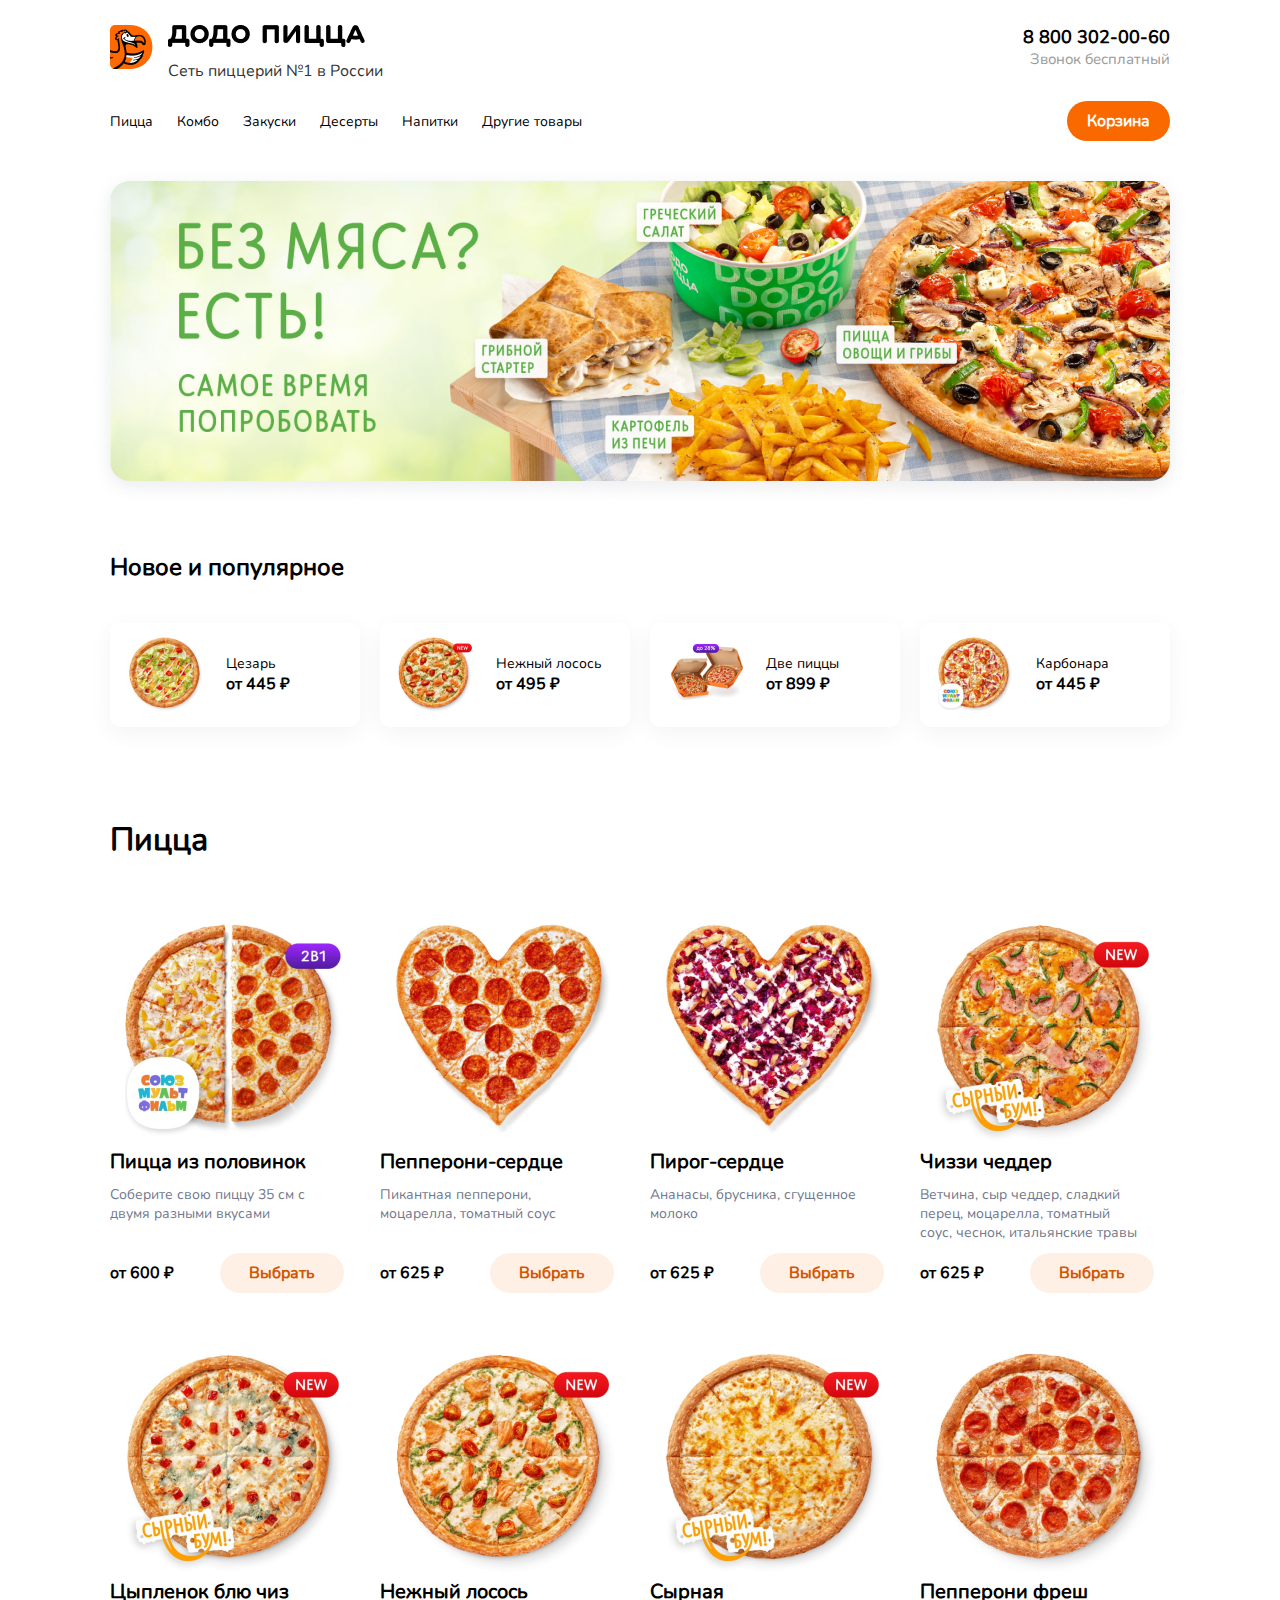
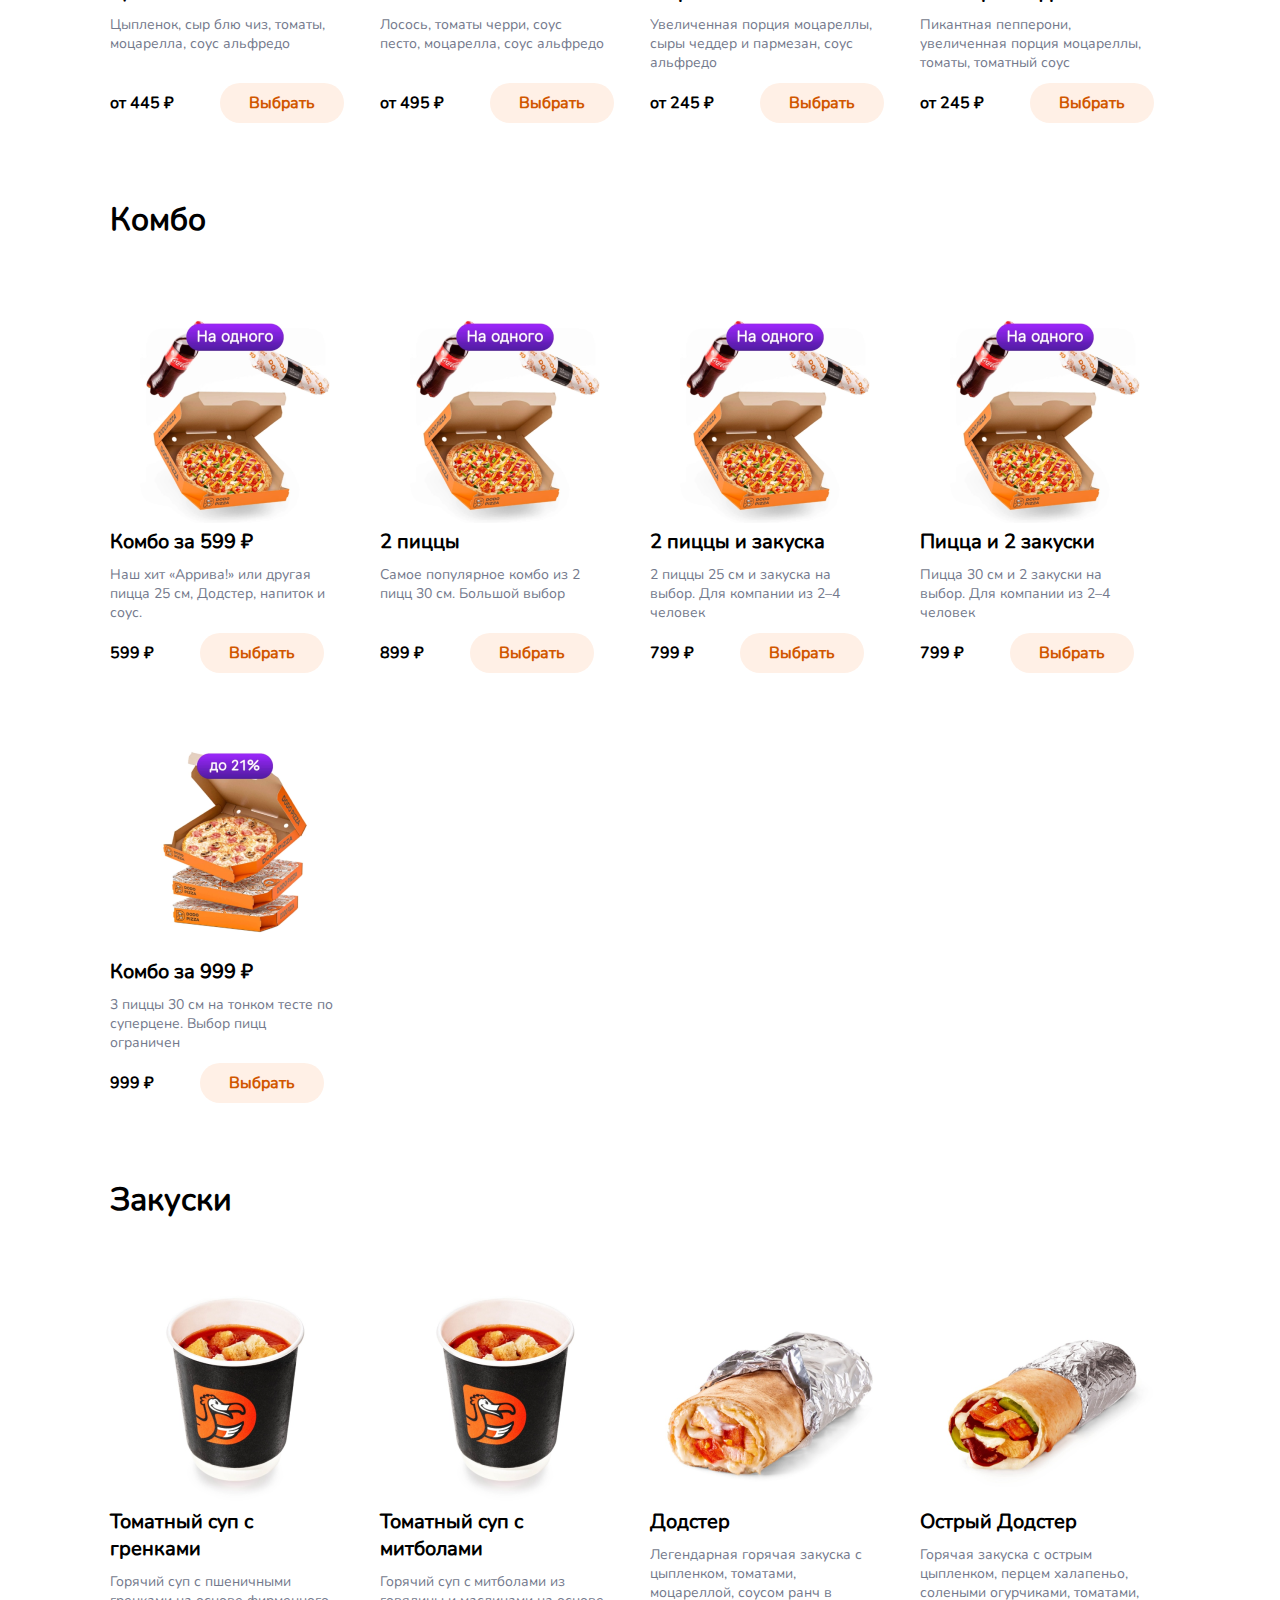
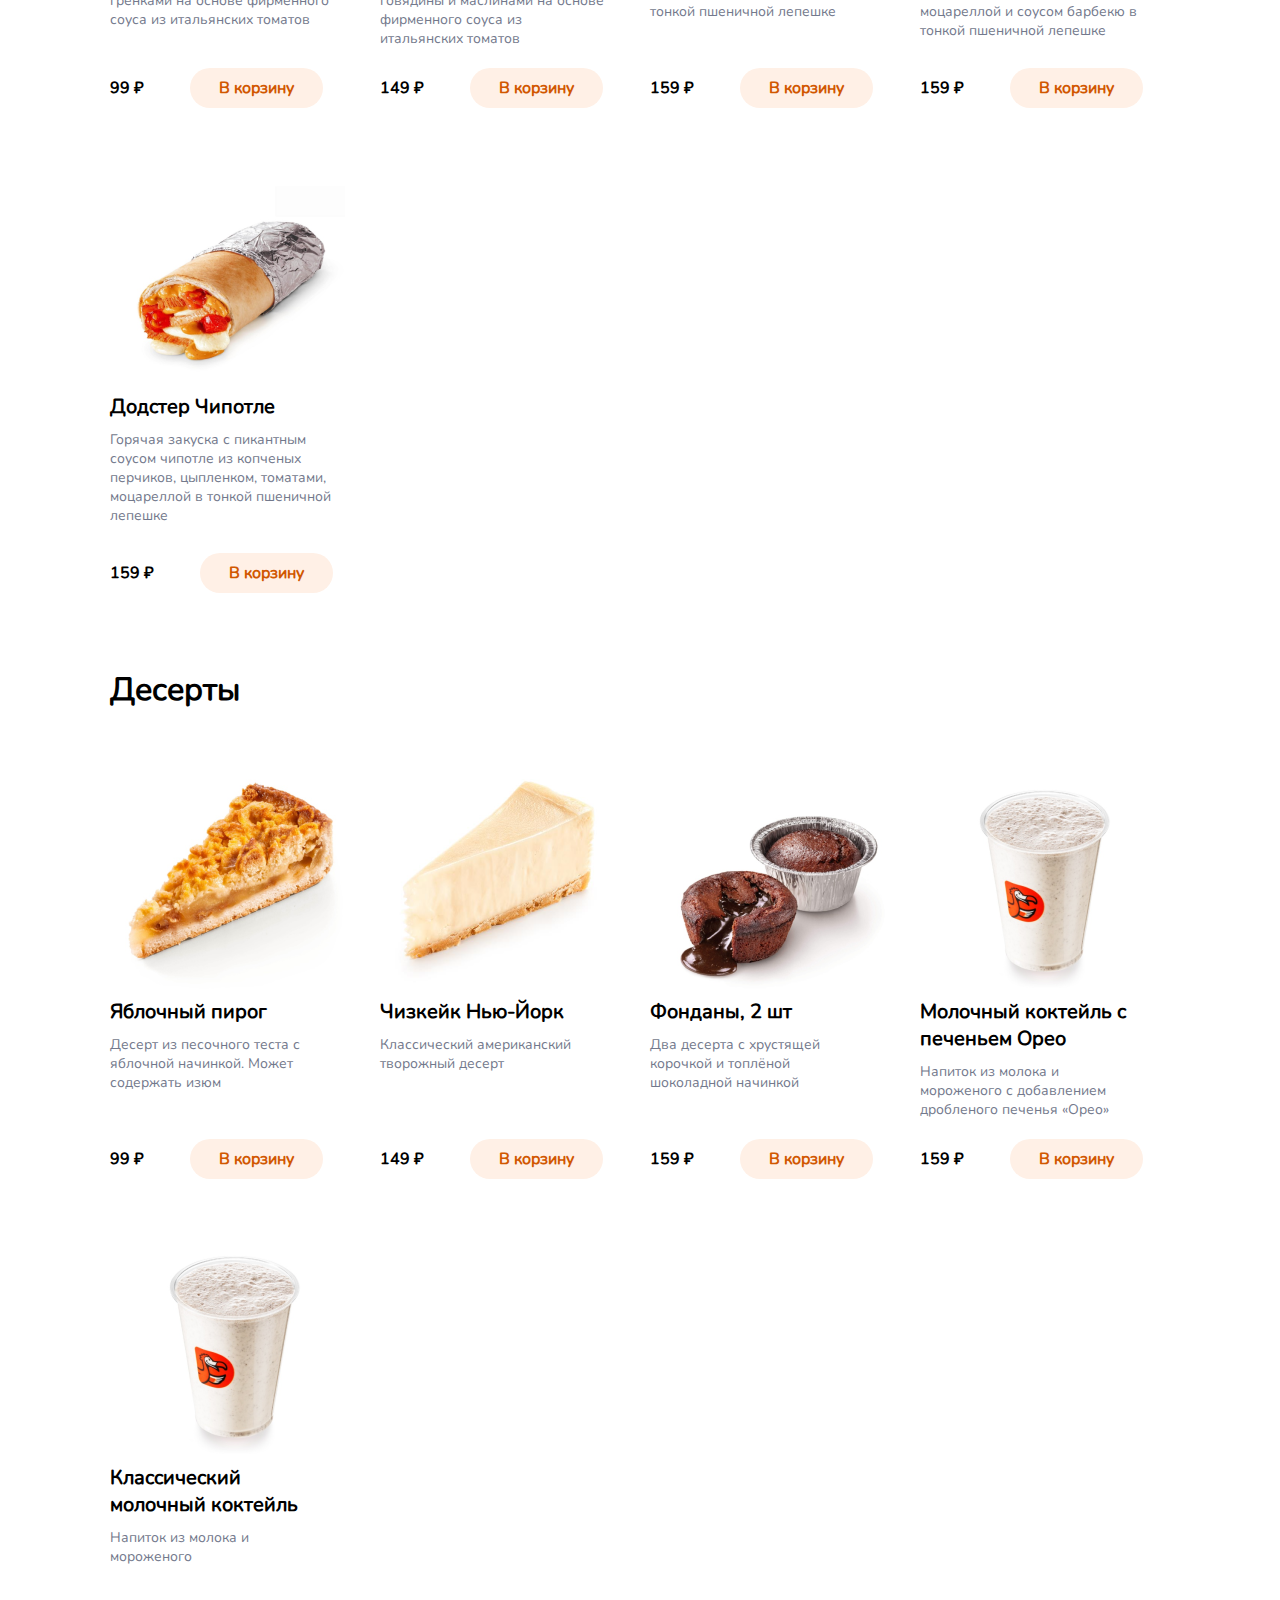
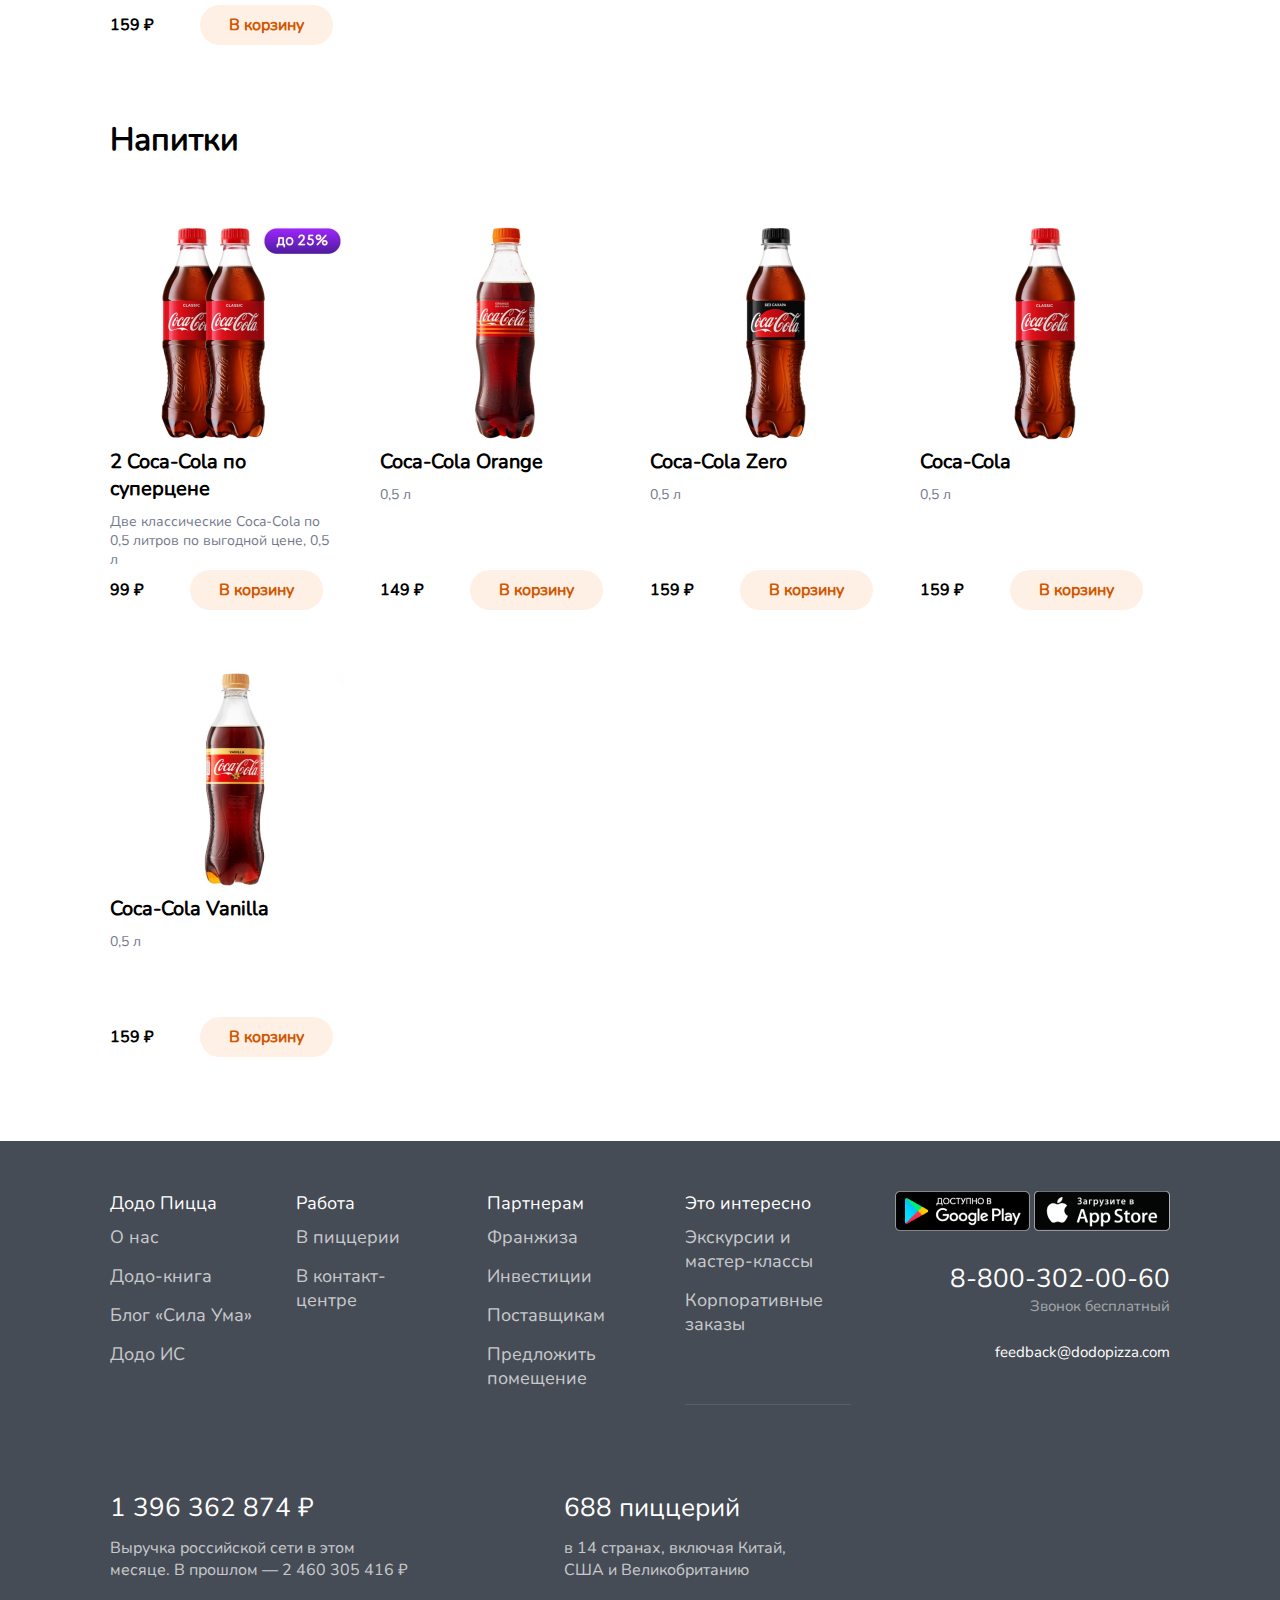
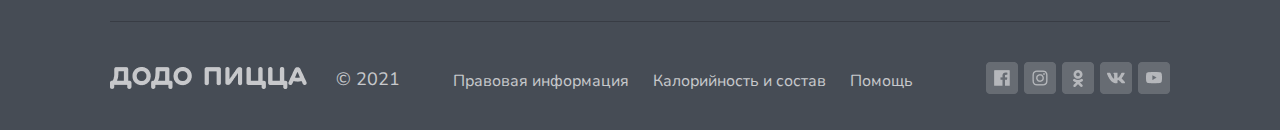
<file: dodo-master/dodo-master/index.html>
<!DOCTYPE html>
<html lang="ru">

<head>
    <meta charset="UTF-8">
    <meta http-equiv="X-UA-Compatible" content="IE=edge">
    <meta name="viewport" content="width=device-width, initial-scale=1.0">
    <link rel="stylesheet" href="css\style.css">
    <title>Додо Пицца</title>
</head>

<body>
    <header id="staticHeader">
        <div class="upper-header">
            <div class="logo">
                <a href="#staticHeader"></a>
                <div class="logo-pic">
                    <img src="img\logo\logo_pic.png" alt="Dodo Pizza">
                </div>
                <div class="logo-text">
                    <div class="logo-text-up">
                        <img src="img\logo\dodo.png" alt="Dodo">
                        <img src="img\logo\pizza.png" alt="Pizza">
                    </div>
                    <div class="logo-text-bot">
                        <p>Сеть пиццерий №1 в России</p>
                    </div>
                </div>
            </div>
            <div class="phone-call">
                <p>8 800 302-00-60</p>
                <p>Звонок бесплатный</p>
            </div>
        </div>
        <div class="bottom-header">
            <nav class="menu">
                <a href="#pizza">Пицца</a>
                <a href="#combo">Комбо</a>
                <a href="#snacks">Закуски</a>
                <a href="#desserts">Десерты</a>
                <a href="#drinks">Напитки</a>
                <a href="#other-goodies">Другие товары</a>
            </nav>
            <button class="btn-cart">
                Корзина
            </button>
        </div>
    </header>
    <section class="gallery">
        <img src="img\carousel\1_carousel.png" alt="No Meat?">
    </section>
    <section class="new-and-hot">
        <h2>Новое и популярное</h2>
        <div class="hot-cards">
            <div class="hot-card">
                <img src="img\hot\image 2-3.png" alt="Цезарь">
                <div class="card-content">
                    <p>Цезарь</p>
                    <p>от 445 ₽</p>
                </div>
            </div>
            <div class="hot-card">
                <img src="img\hot\image 2-2.png" alt="Нежный лосось">
                <div class="card-content">
                    <p>Нежный лосось</p>
                    <p>от 495 ₽</p>
                </div>
            </div>
            <div class="hot-card">
                <img src="img\hot\image 2-1.png" alt="Две пиццы">
                <div class="card-content">
                    <p>Две пиццы</p>
                    <p>от 899 ₽</p>
                </div>
            </div>
            <div class="hot-card">
                <img src="img\hot\image 2.png" alt="Карбонара">
                <div class="card-content">
                    <p>Карбонара</p>
                    <p>от 445 ₽</p>
                </div>
            </div>
        </div>
    </section>
    <section class="static-mobile-menu">
        <nav class="mob-menu">
            <a href="#pizza">Пицца</a>
            <a href="#combo">Комбо</a>
            <a href="#snacks">Закуски</a>
            <a href="#desserts">Десерты</a>
            <a href="#drinks">Напитки</a>
            <a href="#other-goodies">Другие товары</a>
        </nav>
    </section>
    <section class="items-style" id="pizza">
        <h1>Пицца</h1>
        <div class="item-cards">
            <div class="item-card">
                <img src="img\pizzas\image 3.png" alt="Пицца из половинок">
                <div class="mob-desc">
                    <p class="item-name">Пицца из половинок</p>
                    <p class="item-desc">Соберите свою пиццу 35 см с двумя разными вкусами</p>
                    <div class="btn-and-price">
                        <p class="item-price">от 600 ₽</p>
                        <button class="btn-add-to-cart">Выбрать</button>
                    </div>
                </div>
            </div>
            <div class="item-card">
                <img src="img\pizzas\image 3-1.png" alt="Пепперон">
                <div class="mob-desc">
                    <p class="item-name">Пепперони-сердце</p>
                    <p class="item-desc">Пикантная пепперони, моцарелла, томатный соуc</p>
                    <div class="btn-and-price">
                        <p class="item-price">от 625 ₽</p>
                        <button class="btn-add-to-cart">Выбрать</button>
                    </div>
                </div>
            </div>
            <div class="item-card">
                <img src="img\pizzas\image 3-2.png" alt="Пирог-сердце">
                <div class="mob-desc">
                    <p class="item-name">Пирог-сердце</p>
                    <p class="item-desc">Ананасы, брусника, сгущенное молоко</p>
                    <div class="btn-and-price">
                        <p class="item-price">от 625 ₽</p>
                        <button class="btn-add-to-cart">Выбрать</button>
                    </div>
                </div>
            </div>
            <div class="item-card">
                <img src="img\pizzas\image 3-5.png" alt="Чиззи чеддер">
                <div class="mob-desc">
                    <p class="item-name">Чиззи чеддер</p>
                    <p class="item-desc">Ветчина, сыр чеддер, сладкий перец, моцарелла, томатный соус, чеснок,
                        итальянские
                        травы</p>
                    <div class="btn-and-price">
                        <p class="item-price">от 625 ₽</p>
                        <button class="btn-add-to-cart">Выбрать</button>
                    </div>
                </div>
            </div>
            <div class="item-card">
                <img src="img\pizzas\image 3-4.png" alt="Цыпленок блю чиз">
                <div class="mob-desc">
                    <p class="item-name">Цыпленок блю чиз</p>
                    <p class="item-desc">Цыпленок, сыр блю чиз, томаты, моцарелла, соус альфредо</p>
                    <div class="btn-and-price">
                        <p class="item-price">от 445 ₽</p>
                        <button class="btn-add-to-cart">Выбрать</button>
                    </div>
                </div>
            </div>
            <div class="item-card">
                <img src="img\pizzas\image 3-7.png" alt="Нежный лосось">
                <div class="mob-desc">
                    <p class="item-name">Нежный лосось</p>
                    <p class="item-desc">Лосось, томаты черри, соус песто, моцарелла, соус альфредо</p>
                    <div class="btn-and-price">
                        <p class="item-price">от 495 ₽</p>
                        <button class="btn-add-to-cart">Выбрать</button>
                    </div>
                </div>
            </div>
            <div class="item-card">
                <img src="img\pizzas\image 3-3.png" alt="Сырная">
                <div class="mob-desc">
                    <p class="item-name">Сырная</p>
                    <p class="item-desc">Увеличенная порция моцареллы, сыры чеддер и пармезан, соус альфредо</p>
                    <div class="btn-and-price">
                        <p class="item-price">от 245 ₽</p>
                        <button class="btn-add-to-cart">Выбрать</button>
                    </div>
                </div>
            </div>
            <div class="item-card">
                <img src="img\pizzas\image 3-6.png" alt="Пепперони фреш">
                <div class="mob-desc">
                    <p class="item-name">Пепперони фреш</p>
                    <p class="item-desc">Пикантная пепперони, увеличенная порция моцареллы, томаты, томатный соус</p>
                    <div class="btn-and-price">
                        <p class="item-price">от 245 ₽</p>
                        <button class="btn-add-to-cart">Выбрать</button>
                    </div>
                </div>
            </div>
        </div>
    </section>
    <section class="items-style" id="combo">
        <h1>Комбо</h1>
        <div class="item-cards">
            <div class="item-card">
                <img src="img\combo\image 3.png" alt="Комбо за 599 ₽">
                <div class="mob-desc">
                    <p class="item-name">Комбо за 599 ₽</p>
                    <p class="item-desc">Наш хит «Аррива!» или другая пицца 25 см, Додстер, напиток и соус.</p>
                    <div class="btn-and-price">
                        <p class="item-price">599 ₽</p>
                        <button class="btn-add-to-cart">Выбрать</button>
                    </div>
                </div>
            </div>
            <div class="item-card">
                <img src="img\combo\image 3.png" alt="2 пиццы">
                <div class="mob-desc">
                    <p class="item-name">2 пиццы</p>
                    <p class="item-desc">Самое популярное комбо из 2 пицц 30 см. Большой выбор</p>
                    <div class="btn-and-price">
                        <p class="item-price">899 ₽</p>
                        <button class="btn-add-to-cart">Выбрать</button>
                    </div>
                </div>
            </div>
            <div class="item-card">
                <img src="img\combo\image 3.png" alt="2 пиццы и закуска">
                <div class="mob-desc">
                    <p class="item-name">2 пиццы и закуска</p>
                    <p class="item-desc">2 пиццы 25 см и закуска на выбор. Для компании из 2–4 человек</p>
                    <div class="btn-and-price">
                        <p class="item-price">799 ₽</p>
                        <button class="btn-add-to-cart">Выбрать</button>
                    </div>

                </div>
            </div>
            <div class="item-card">
                <img src="img\combo\image 3.png" alt="Пицца и 2 закуски">
                <div class="mob-desc">
                    <p class="item-name">Пицца и 2 закуски</p>
                    <p class="item-desc">Пицца 30 см и 2 закуски на выбор. Для компании из 2–4 человек</p>
                    <div class="btn-and-price">
                        <p class="item-price">799 ₽</p>
                        <button class="btn-add-to-cart">Выбрать</button>
                    </div>
                </div>
            </div>
            <div class="item-card">
                <img src="img\combo\image 3-1.png" alt="Комбо за 999 ₽">
                <div class="mob-desc">
                    <p class="item-name">Комбо за 999 ₽</p>
                    <p class="item-desc">3 пиццы 30 см на тонком тесте по суперцене. Выбор пицц ограничен</p>
                    <div class="btn-and-price">
                        <p class="item-price">999 ₽</p>
                        <button class="btn-add-to-cart">Выбрать</button>
                    </div>
                </div>
            </div>
        </div>
    </section>
    <section class="items-style" id="snacks">
        <h1>Закуски</h1>
        <div class="item-cards">
            <div class="item-card">
                <img src="img\snacks\image 3.png" alt="Томатный суп с гренками">
                <div class="mob-desc">
                    <p class="item-name">Томатный суп с гренками</p>
                    <p class="item-desc">Горячий суп с пшеничными гренками на основе фирменного соуса из итальянских
                        томатов
                    </p>
                    <div class="btn-and-price">
                        <p class="item-price">99 ₽</p>
                        <button class="btn-add-to-cart">В корзину</button>
                    </div>
                </div>
            </div>
            <div class="item-card">
                <img src="img\snacks\image 3.png" alt="Томатный суп с митболами">
                <div class="mob-desc">
                    <p class="item-name">Томатный суп с митболами</p>
                    <p class="item-desc">Горячий суп c митболами из говядины и маслинами на основе фирменного соуса из
                        итальянских томатов</p>
                    <div class="btn-and-price">
                        <p class="item-price">149 ₽</p>
                        <button class="btn-add-to-cart">В корзину</button>
                    </div>
                </div>
            </div>
            <div class="item-card">
                <img src="img\snacks\image 3-2.png" alt="Додстер">
                <div class="mob-desc">
                    <p class="item-name">Додстер</p>
                    <p class="item-desc">Легендарная горячая закуска с цыпленком, томатами, моцареллой, соусом ранч в
                        тонкой
                        пшеничной лепешке</p>
                    <div class="btn-and-price">
                        <p class="item-price">159 ₽</p>
                        <button class="btn-add-to-cart">В корзину</button>
                    </div>
                </div>
            </div>
            <div class="item-card">
                <img src="img\snacks\image 3-3.png" alt="Острый Додстер">
                <div class="mob-desc">
                    <p class="item-name">Острый Додстер</p>
                    <p class="item-desc">Горячая закуска с острым цыпленком, перцем халапеньо, солеными огурчиками,
                        томатами, моцареллой и соусом барбекю в тонкой пшеничной лепешке</p>
                    <div class="btn-and-price">
                        <p class="item-price">159 ₽</p>
                        <button class="btn-add-to-cart">В корзину</button>
                    </div>
                </div>
            </div>
            <div class="item-card">
                <img src="img\snacks\image 3-1.png" alt="Додстер Чипотле">
                <div class="mob-desc">
                    <p class="item-name">Додстер Чипотле</p>
                    <p class="item-desc">Горячая закуска с пикантным соусом чипотле из копченых перчиков, цыпленком,
                        томатами, моцареллой в тонкой пшеничной лепешке</p>
                    <div class="btn-and-price">
                        <p class="item-price">159 ₽</p>
                        <button class="btn-add-to-cart">В корзину</button>
                    </div>
                </div>
            </div>
        </div>
    </section>
    <section class="items-style" id="desserts">
        <h1>Десерты</h1>
        <div class="item-cards">
            <div class="item-card">
                <img src="img\desserts\image 3.png" alt="Яблочный пирог">
                <div class="mob-desc">
                    <p class="item-name">Яблочный пирог</p>
                    <p class="item-desc">Десерт из песочного теста с яблочной начинкой. Может содержать изюм</p>
                    <div class="btn-and-price">
                        <p class="item-price">99 ₽</p>
                        <button class="btn-add-to-cart">В корзину</button>
                    </div>
                </div>
            </div>
            <div class="item-card">
                <img src="img\desserts\image 3-1.png" alt="Чизкейк Нью-Йорк">
                <div class="mob-desc">
                    <p class="item-name">Чизкейк Нью-Йорк</p>
                    <p class="item-desc">Классический американский творожный десерт</p>
                    <div class="btn-and-price">
                        <p class="item-price">149 ₽</p>
                        <button class="btn-add-to-cart">В корзину</button>
                    </div>
                </div>
            </div>
            <div class="item-card">
                <img src="img\desserts\image 3-2.png" alt="Фонданы, 2 шт">
                <div class="mob-desc">
                    <p class="item-name">Фонданы, 2 шт</p>
                    <p class="item-desc">Два десерта с хрустящей корочкой и топлёной шоколадной начинкой</p>
                    <div class="btn-and-price">
                        <p class="item-price">159 ₽</p>
                        <button class="btn-add-to-cart">В корзину</button>
                    </div>
                </div>
            </div>
            <div class="item-card">
                <img src="img\desserts\image 3-3.png" alt="Молочный коктейль с печеньем Орео">
                <div class="mob-desc">
                    <p class="item-name">Молочный коктейль с печеньем Орео</p>
                    <p class="item-desc">Напиток из молока и мороженого с добавлением дробленого печенья «Орео»</p>
                    <div class="btn-and-price">
                        <p class="item-price">159 ₽</p>
                        <button class="btn-add-to-cart">В корзину</button>
                    </div>
                </div>
            </div>
            <div class="item-card">
                <img src="img\desserts\image 3-3.png" alt="Классический молочный коктейль">
                <div class="mob-desc">
                    <p class="item-name">Классический молочный коктейль</p>
                    <p class="item-desc">Напиток из молока и мороженого</p>
                    <div class="btn-and-price">
                        <p class="item-price">159 ₽</p>
                        <button class="btn-add-to-cart">В корзину</button>
                    </div>
                </div>
            </div>
        </div>
    </section>
    <section class="items-style" id="drinks">
        <h1>Напитки</h1>
        <div class="item-cards">
            <div class="item-card">
                <img src="img\drinks\image 3-4.png" alt="2 Coca-Cola по суперцене">
                <div class="mob-desc">
                    <p class="item-name">2 Coca-Cola по суперцене</p>
                    <p class="item-desc">Две классические Coca-Cola по 0,5 литров по выгодной цене, 0,5 л</p>
                    <div class="btn-and-price">
                        <p class="item-price">99 ₽</p>
                        <button class="btn-add-to-cart">В корзину</button>
                    </div>
                </div>
            </div>
            <div class="item-card">
                <img src="img\drinks\image 3.png" alt="Coca-Cola Orange">
                <div class="mob-desc">
                    <p class="item-name">Coca-Cola Orange</p>
                    <p class="item-desc">0,5 л</p>
                    <div class="btn-and-price">
                        <p class="item-price">149 ₽</p>
                        <button class="btn-add-to-cart">В корзину</button>
                    </div>
                </div>
            </div>
            <div class="item-card">
                <img src="img\drinks\image 3-1.png" alt="Coca-Cola Zero">
                <div class="mob-desc">
                    <p class="item-name">Coca-Cola Zero</p>
                    <p class="item-desc">0,5 л</p>
                    <div class="btn-and-price">
                        <p class="item-price">159 ₽</p>
                        <button class="btn-add-to-cart">В корзину</button>
                    </div>
                </div>
            </div>
            <div class="item-card">
                <img src="img\drinks\image 3-2.png" alt="Coca-Cola">
                <div class="mob-desc">
                    <p class="item-name">Coca-Cola</p>
                    <p class="item-desc">0,5 л</p>
                    <div class="btn-and-price">
                        <p class="item-price">159 ₽</p>
                        <button class="btn-add-to-cart">В корзину</button>
                    </div>
                </div>
            </div>
            <div class="item-card">
                <img src="img\drinks\image 3-3.png" alt="Coca-Cola Vanilla">
                <div class="mob-desc">
                    <p class="item-name">Coca-Cola Vanilla</p>
                    <p class="item-desc">0,5 л</p>
                    <div class="btn-and-price">
                        <p class="item-price">159 ₽</p>
                        <button class="btn-add-to-cart">В корзину</button>
                    </div>
                </div>
            </div>
        </div>
    </section>
    <footer>
        <div class="up-footer">
            <div class="list-foot">
                <p>Додо Пицца</p>
                <ul>
                    <li>
                        <a href="#">О нас</a>
                    </li>
                    <li>
                        <a href="#">Додо-книга</a>
                    </li>
                    <li>
                        <a href="#">Блог «Сила Ума»</a>
                    </li>
                    <li>
                        <a href="#">Додо ИС</a>
                    </li>
                </ul>
            </div>
            <div class="list-foot">
                <p>Работа</p>
                <ul style="width: 147px;">
                    <li>
                        <a href="#">В пиццерии</a>
                    </li>
                    <li>
                        <a href="#">В контакт-центре</a>
                    </li>
                </ul>
            </div>
            <div class="list-foot">
                <p>Партнерам</p>
                <ul style="width: 154px;">
                    <li>
                        <a href="#">Франжиза</a>
                    </li>
                    <li>
                        <a href="#">Инвестиции</a>
                    </li>
                    <li>
                        <a href="#">Поставщикам</a>
                    </li>
                    <li>
                        <a href="#">Предложить помещение</a>
                    </li>
                </ul>
            </div>
            <div class="list-foot" style="border-bottom: 1px solid rgba(255, 255, 255, .1);">
                <p>Это интересно</p>
                <ul style="width: 166px;">
                    <li>
                        <a href="#">Экскурсии и мастер-классы</a>
                    </li>
                    <li>
                        <a href="#">Корпоративные заказы</a>
                    </li>
                </ul>
            </div>
            <div class="contacts-foot">
                <div class="app-link">
                    <a href="https://play.google.com/store/apps/details?id=ru.dodopizza.app&referrer=af_tranid%3D9upXTGiLqeo3Exv7xCxa7g%26af_ad%3Dicon%26pid%3Ddodopizza.site%26af_click_lookback%3D7d%26c%3Dweb"
                        class="gp-btn">
                        <img src="img\social\1627298982-trimmy-google-play.png" alt="Google Play">
                    </a>
                    <a href="https://apps.apple.com/RU/app/id894649641?mt=8" class="as-btn">
                        <img src="img\social\1627298983-trimmy-apple-store.png" alt="App Store">
                    </a>
                </div>
                <div class="contacts">
                    <p class="number">8-800-302-00-60</p>
                    <p class="call-us">Звонок бесплатный</p>
                    <a href="#" class="mail">feedback@dodopizza.com</a>
                </div>
            </div>
        </div>
        <div class="mid-footer">
            <div class="income-foot">
                <p>1 396 362 874 ₽</p>
                <p>Выручка российской сети в этом<br>месяце. В прошлом — 2 460 305 416 ₽</p>
            </div>
            <div class="pizzerias-foot">
                <p>688 пиццерий</p>
                <p>в 14 странах, включая Китай,<br>США и Великобританию</p>
            </div>
        </div>
        <div class="bottom-footer">
            <div class="criple">
                <div class="logo-footer">
                    <div class="logo-text-up" style="margin-bottom: 0;">
                        <img src="img\logo\Group-1.png" alt="Dodo">
                        <img src="img\logo\Group.png" alt="Pizza">
                    </div>
                </div>
                <p style="opacity: .7; margin-left: 29px;">© 2021</p>
            </div>
            <div class="idk">
                <a href="#">Правовая информация</a>
                <a href="#">Калорийность и состав</a>
                <a href="#">Помощь</a>
            </div>
            <div class="social-links">
                <a href="#">
                    <img src="img\social\fb.png" alt="Facebook">
                </a>
                <a href="#">
                    <img src="img\social\inst.png" alt="Instagram">
                </a>
                <a href="#">
                    <img src="img\social\ok.png" alt="Odnoklassniki">
                </a>
                <a href="#">
                    <img src="img\social\vk.png" alt="VKontakte">
                </a>
                <a href="#">
                    <img src="img\social\youtube.png" alt="YouTube">
                </a>
            </div>
        </div>
    </footer>
</body>

</html>
</file>
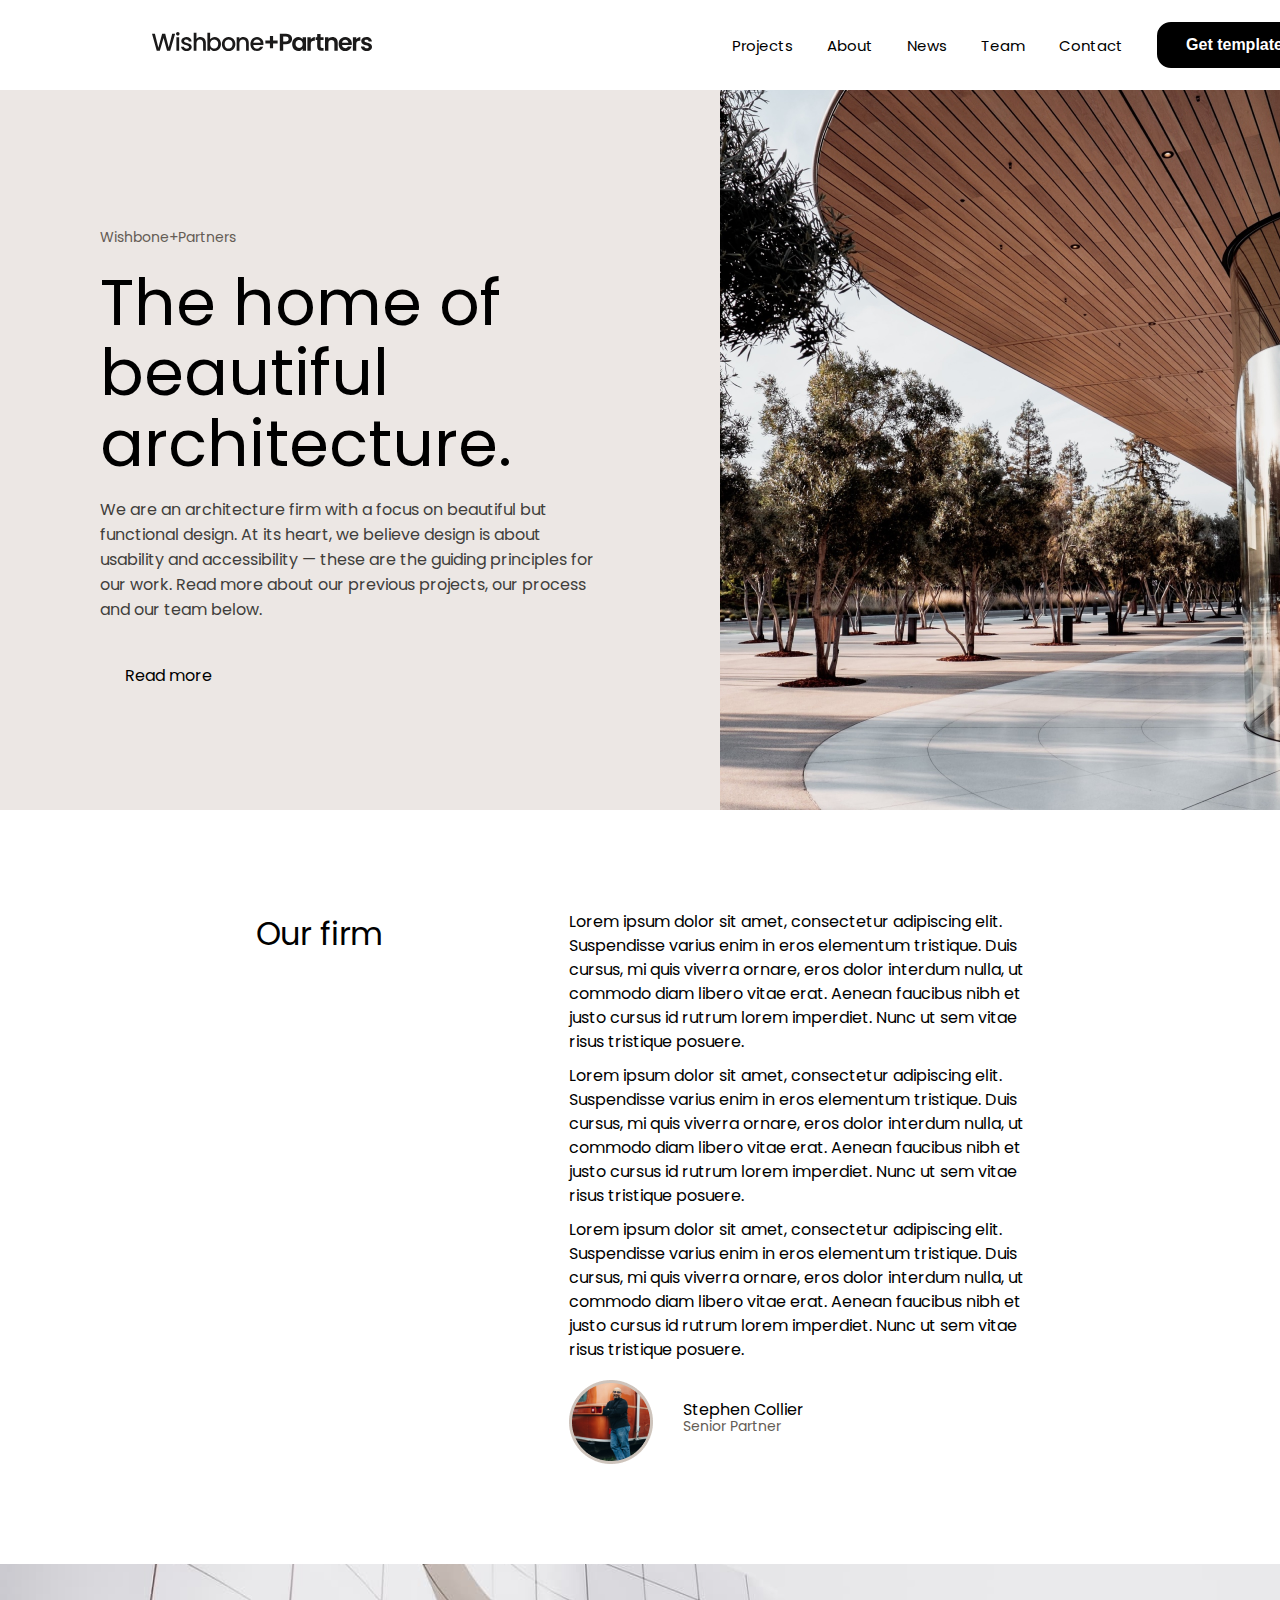
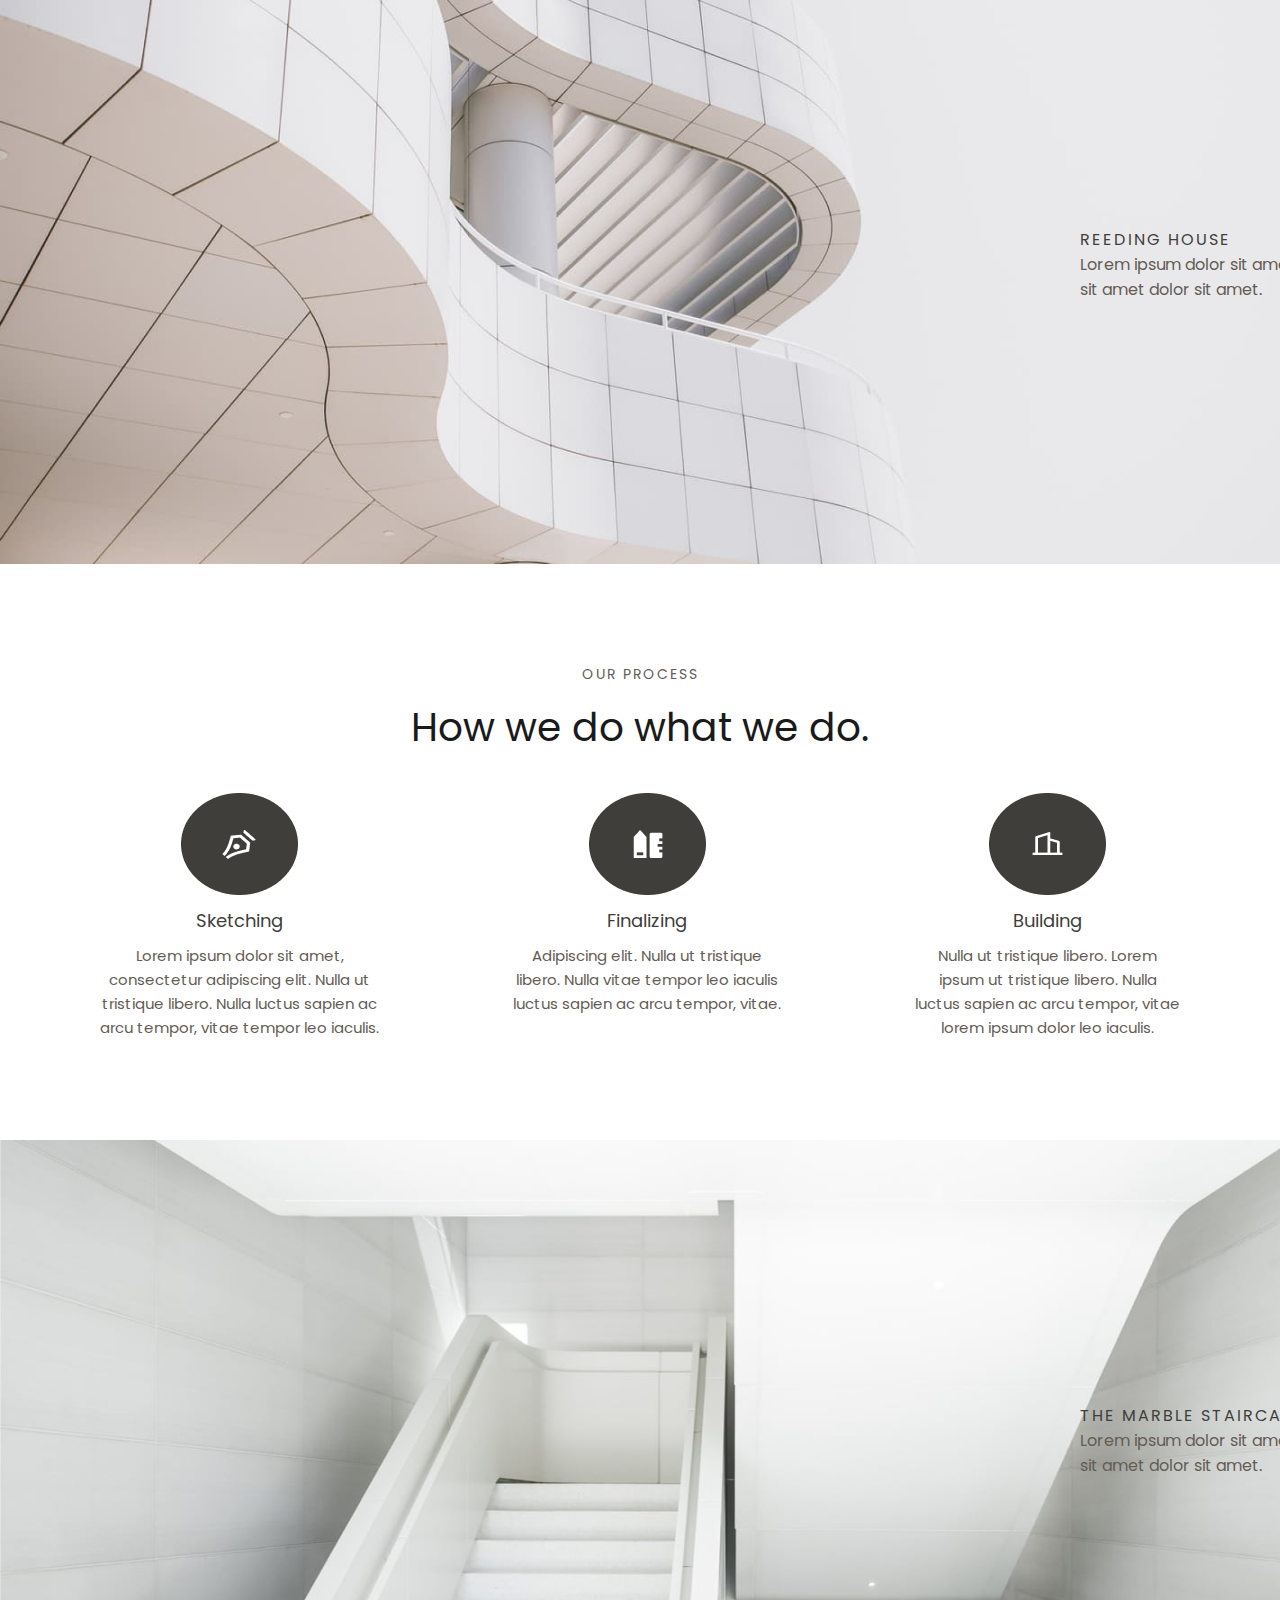
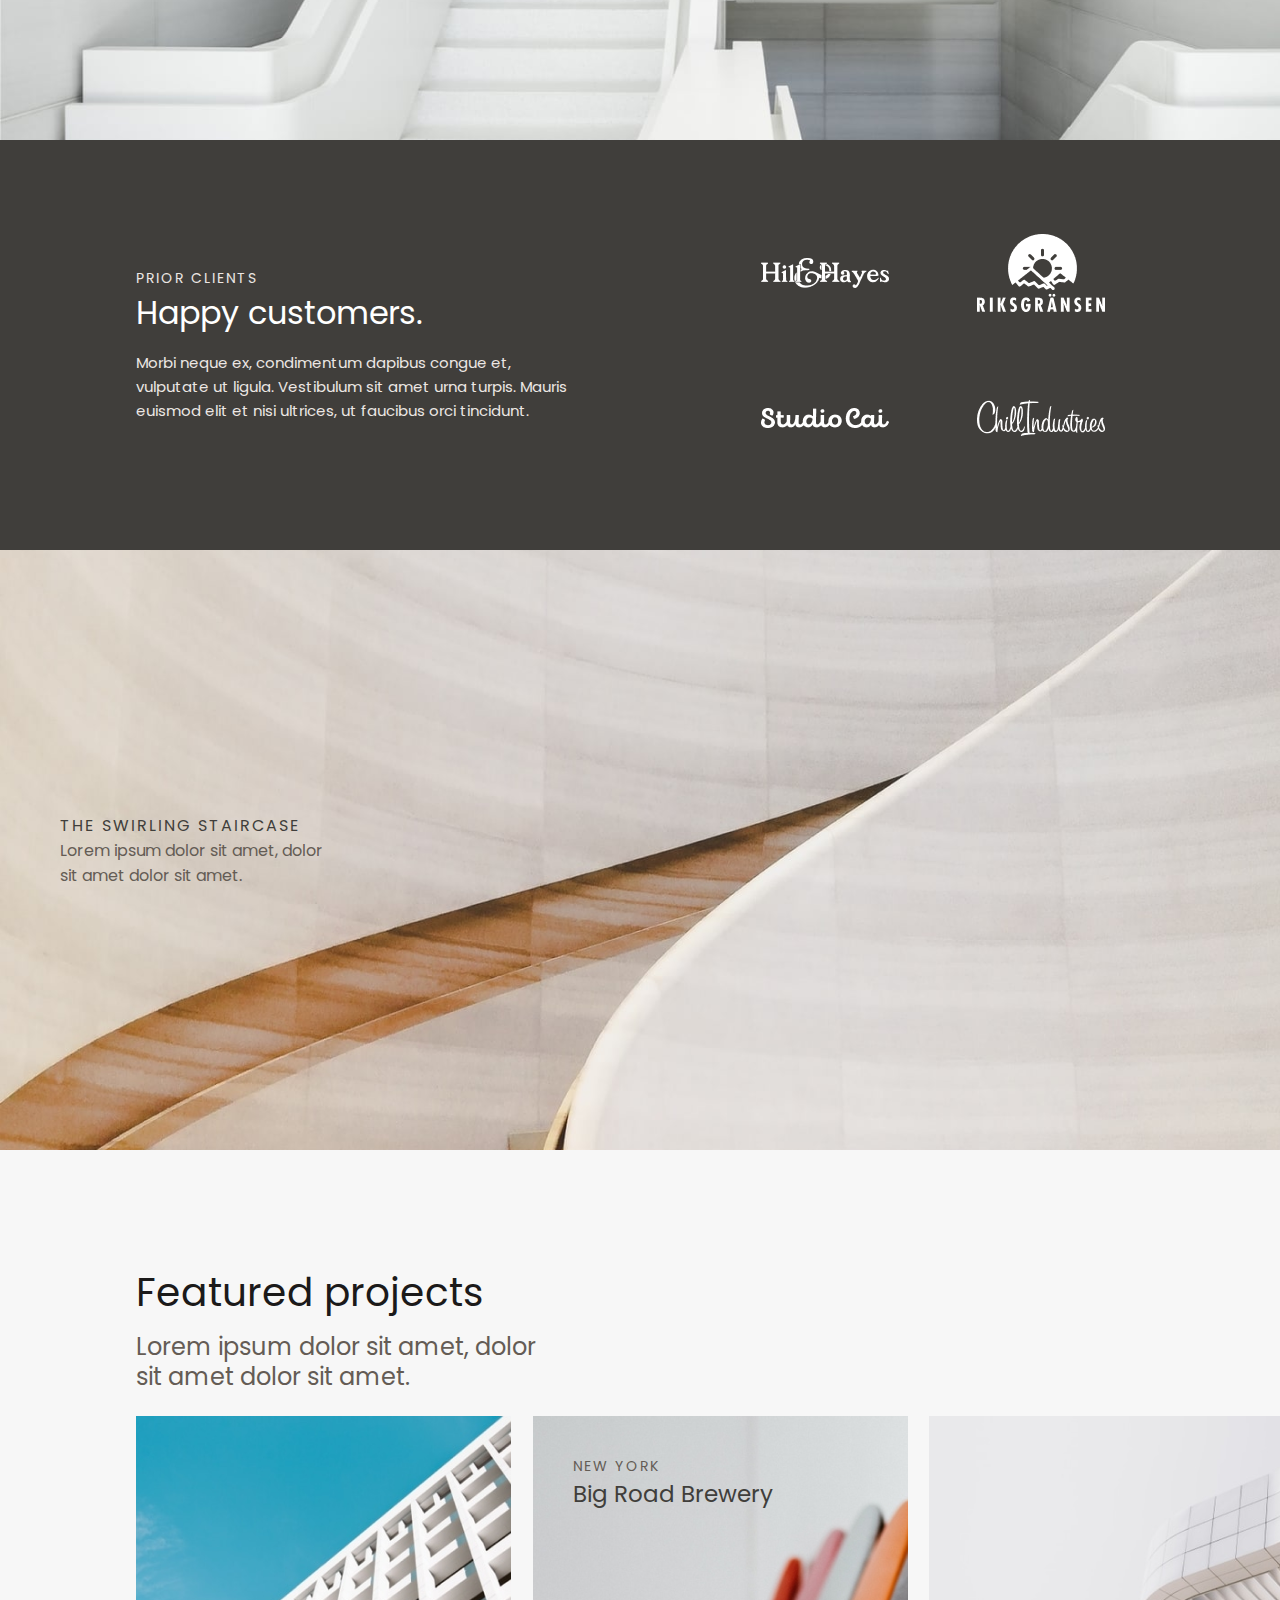
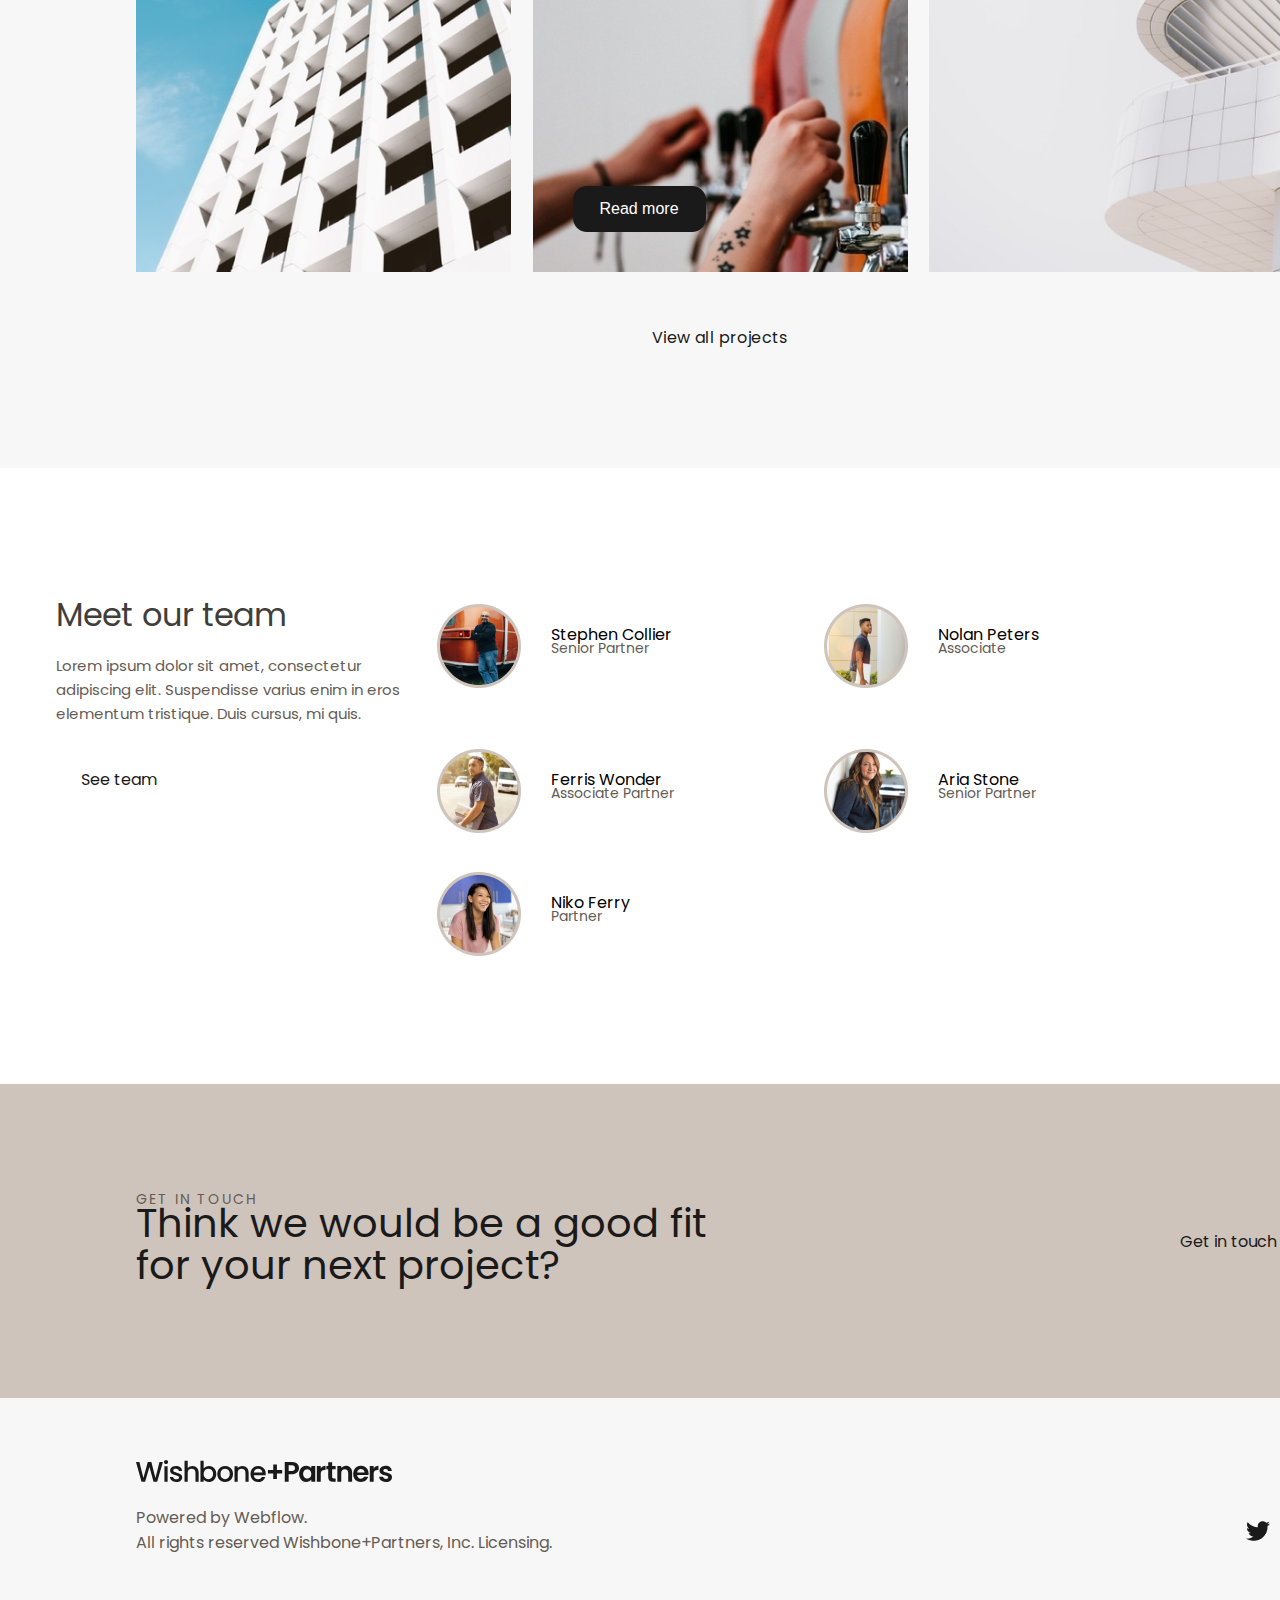
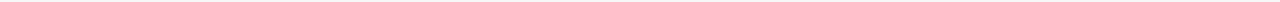
<file: Wishbone-Site/Wishbone-Site/index.html>
<!DOCTYPE html>
<html lang="en">
<head>
    <meta charset="UTF-8">
    <meta http-equiv="X-UA-Compatible" content="IE=edge">
    <meta name="viewport" content="width=device-width, initial-scale=1.0">
    <title>Wishbone+Partners</title>
    <link rel="stylesheet" type="text/css" href="css/style.css">
</head>
<body>
    <header>
        <div class="header-img">
            <img class="header-three-line" src="image/ТриПол.png" alt="Tree-Lines">
            <img src="image/head-logo.svg" alt="Logo">
        </div>
        <div class="header-menu">
            <a href="#projects">Projects</a>
            <a href="#about">About</a>
            <a href="#news">News</a>
            <a href="#team">Team</a>
            <a href="#contact">Contact</a>
            <button class="header-button">Get template</button>
        </div>
    </header>
    <section class="about-home">
        <div class="about-home_main">
            <div class="about-home_desription">
                <p>Wishbone+Partners</p>
                <h3>The home of <br>beautiful <br>architecture.</h3>
                <p>We are an architecture firm with a focus on beautiful but <br>
                functional design. At its heart, we believe design is about <br>
                usability and accessibility — these are the guiding principles for <br>
                our work. Read more about our previous projects, our process <br>
                and our team below.</p>
                <a href="#">Read more</a>
            </div>
            <div>
                <img src="image/1.png" alt="Background">
            </div>
        </div>
    </section>
    <section class="our-firm">
        <div>
            <h2>Our firm</h2>
        </div>
        <div>
            <p>Lorem ipsum dolor sit amet, consectetur adipiscing elit. <br>
                Suspendisse varius enim in eros elementum tristique. Duis <br>
                cursus, mi quis viverra ornare, eros dolor interdum nulla, ut <br>
                commodo diam libero vitae erat. Aenean faucibus nibh et <br>
                justo cursus id rutrum lorem imperdiet. Nunc ut sem vitae <br>
                risus tristique posuere.</p>
            <p>Lorem ipsum dolor sit amet, consectetur adipiscing elit. <br>
                Suspendisse varius enim in eros elementum tristique. Duis <br>
                cursus, mi quis viverra ornare, eros dolor interdum nulla, ut <br>
                commodo diam libero vitae erat. Aenean faucibus nibh et <br>
                justo cursus id rutrum lorem imperdiet. Nunc ut sem vitae <br>
                risus tristique posuere.</p>
            <p>Lorem ipsum dolor sit amet, consectetur adipiscing elit. <br>
                Suspendisse varius enim in eros elementum tristique. Duis <br>
                cursus, mi quis viverra ornare, eros dolor interdum nulla, ut <br>
                commodo diam libero vitae erat. Aenean faucibus nibh et <br>
                justo cursus id rutrum lorem imperdiet. Nunc ut sem vitae <br>
                risus tristique posuere.</p>
            <div class="our-firm_man">
                <img src="image/2.png" alt="Man">
                <div class="our-firm_man_text">
                    <p>Stephen Collier</p>
                    <p>Senior Partner</p>
                </div>
            </div>
        </div>
    </section>
    <section class="reeding-house">
        <div class="reeding-house_text">
            <p>REEDING HOUSE</p>
            <p>Lorem ipsum dolor sit amet, dolor <br>sit amet dolor sit amet.</p>
        </div>
    </section>
    <section class="reeding-house-mob">
    </section>
    <section class="how_we">
        <p>OUR PROCESS</p>
        <h2>How we do what we do.</h2>
        <div class="how_we_block-pos">
        <div class="how_we_block">
            <img src="image/4.png" alt="Icon">
            <h3>Sketching</h3>
            <p>Lorem ipsum dolor sit amet, <br>
                consectetur adipiscing elit. Nulla ut <br>
                tristique libero. Nulla luctus sapien ac <br>
                arcu tempor, vitae tempor leo iaculis.</p>
        </div>
        <div class="how_we_block">
            <img src="image/5.png" alt="Icon">
            <h3>Finalizing</h3>
            <p>Adipiscing elit. Nulla ut tristique <br>
                libero. Nulla vitae tempor leo iaculis <br>
                luctus sapien ac arcu tempor, vitae.</p>
        </div>
        <div class="how_we_block">
            <img src="image/6.png" alt="Icon">
            <h3>Building</h3>
            <p>Nulla ut tristique libero. Lorem <br>
                ipsum ut tristique libero. Nulla <br>
                luctus sapien ac arcu tempor, vitae <br>
                lorem ipsum dolor leo iaculis.</p>
        </div>
        </div>
    </section>
    <section class="the-marble">
        <div class="reeding-house_text">
            <p>THE MARBLE STAIRCASE</p>
            <p>Lorem ipsum dolor sit amet, dolor <br>sit amet dolor sit amet.</p>
        </div>
    </section>
    <section class="the-marble-mob">
    </section>
    <section class="prior-clients">
        <div class="prior-clients_desc">
            <p>PRIOR CLIENTS</p>
            <p>Happy customers.</p>
            <p>Morbi neque ex, condimentum dapibus congue et, <br>
                vulputate ut ligula. Vestibulum sit amet urna turpis. Mauris <br>
                euismod elit et nisi ultrices, ut faucibus orci tincidunt.</p>
        </div>
        <div class="prior-clients_logos">
            <img src="image/8.png" alt="Firm">
            <img src="image/9.png" alt="Firm">
            <img src="image/10.png" alt="Firm">
            <img src="image/11.png" alt="Firm">
        </div>
    </section>
    <section class="the-swirling">
        <div class="reeding-house_text left-side">
            <p>THE SWIRLING STAIRCASE</p>
            <p>Lorem ipsum dolor sit amet, dolor <br>sit amet dolor sit amet.</p>
        </div>
    </section>
    <section class="the-swirling-mob">
    </section>
    <section class="featured">
        <div class="featured_desc">
            <h2>Featured projects</h2>
            <p>Lorem ipsum dolor sit amet, dolor <br>sit amet dolor sit amet.</p>
        </div>
        <div class="featured_item-pos">
            <img src="image/13.png" alt="Background">
            <div class="featured_item">
                <div>
                    <p>NEW YORK</p>
                    <p>Big Road Brewery</p>
                </div>
                <button>Read more</button>
            </div>
            <img src="image/15.png" alt="Background">
        </div>
        <p class="featured_view">View all projects</p>
    </section>
    <section class="our-team">
        <div class="our-team_desc">
            <h2>Meet our team</h2>
            <p>Lorem ipsum dolor sit amet, consectetur <br>
                adipiscing elit. Suspendisse varius enim in eros <br>
                elementum tristique. Duis cursus, mi quis.</p>
            <a href="#">See team</a>
        </div>
        <div class="our-team_people">
            <div class="our-firm_man">
                <img src="image/2.png" alt="Human">
                <div class="our-firm_man_text">
                    <p>Stephen Collier</p>
                    <p>Senior Partner</p>
                </div>
            </div>
            <div class="our-firm_man">
                <img src="image/16.png" alt="Human">
                <div class="our-firm_man_text">
                    <p>Nolan Peters</p>
                    <p>Associate</p>
                </div>
            </div>
            <div class="our-firm_man">
                <img src="image/17.png" alt="Human">
                <div class="our-firm_man_text">
                    <p>Ferris Wonder</p>
                    <p>Associate Partner</p>
                </div>
            </div>
            <div class="our-firm_man">
                <img src="image/18.png" alt="Human">
                <div class="our-firm_man_text">
                    <p>Aria Stone</p>
                    <p>Senior Partner</p>
                </div>
            </div>
            <div class="our-firm_man">
                <img src="image/19.png" alt="Human">
                <div class="our-firm_man_text">
                    <p>Niko Ferry</p>
                    <p>Partner</p>
                </div>
            </div>
        </div>
    </section>
    <section class="in-touch">
        <div>
            <p>GET IN TOUCH</p>
            <p>Think we would be a good fit <br>for your next project?</p>
        </div>
        <a href="#">Get in touch</a>
    </section>
    <footer>
        <div class="footer-text">
            <img src="image/foot-logo.svg" alt="Logo">
            <p>Powered by Webflow.<br>
                All rights reserved Wishbone+Partners, Inc. Licensing.</p>
        </div>
        <div class="footer-icons">
            <img src="image/20.png" alt="Icon">
            <img src="image/21.png" alt="Icon">
            <img src="image/22.png" alt="Icon">
        </div>
    </footer>
</body>
</html>
</file>
<file: Wishbone-Site/Wishbone-Site/css/style.css>
@font-face {
    font-family: "Pop"; 
    src: url("../font/Poppins-Regular.ttf") format("truetype"); 
}

@media screen and (max-width: 3200px) {
body{
    font-family: Pop;
    margin: 0;
}

header{
    width: 1440px;
    height: 90px;
    margin: 0 auto;
    display: flex;
    align-items: center;
}

.header-three-line{
    display: none;
}

header img{
    margin-left: 152px;
}

.header-menu{
    width: 580px;
    display: flex;
    justify-content: space-between;
    align-items: center;
    margin-left: 360px;
}

.header-menu a{
    text-decoration: none;
    color: black;
    font-size: 15px;
}

.header-button{
	text-decoration: none;
	font-size: 16px;
    font-weight: 600;
	width: 155px;
	height: 46px;
	border: 2px;
	border-style: solid;
	border-color: black;
	border-radius: 14px;
	background-color: black;
	text-align: center;
    transition: background-color 0.5s;
    color: white;
}

.header-button:hover{
    background-color: white;
    color: black;
}

.about-home{
    background-color: #ECE7E4;
    width: 100%;
    height: 720px;
}

.about-home_main{
    width: 1440px;
    margin: 0 auto;
    display: flex;
    justify-content: space-between;
}

.about-home_desription{
    margin-top: 137px;
    margin-left: 100px;
}

.about-home_desription p:first-child{
    margin: 0;
    color: #645C55;
    font-size: 14px;
}

.about-home_desription p{
    margin: 0;
    margin-top: 18px;
    color: #403E3B;
    font-size: 16px;
    margin-bottom: 41px;
}

.about-home_desription h3{
    font-size: 64px;
    margin: 0;
    margin-top: 20px;
    font-weight: 400;
    line-height: 70.4px;
}

.about-home_desription a{
    text-decoration: none;
    color: black;
    margin-left: 25px;
    font-size: 16px;
}

.our-firm{
    width: 768px;
    margin: 0 auto;
    margin-top: 100px;
    display: flex;
    flex-direction: row;
    justify-content: space-between;
}

.our-firm h2{
    margin: 0;
    font-size: 32px;
    font-weight: 400;
}

.our-firm p{
    margin: 0;
    margin-bottom: 10px;
    line-height: 24px;
}

.our-firm_man{
    margin-top: 18px;
    display: flex;
    flex-direction: row;
}

.our-firm_man_text{
    margin-left: 30px;
    margin-top: 18px;
    display: flex;
    flex-direction: column;
}

.our-firm_man_text p{
    margin: 0;
    height: 16px;
    font-size: 14px;
    color: #645C55;
}

.our-firm_man_text p:first-child{
    font-size: 16px;
    color: black;
}

.reeding-house{
    margin: 0 auto;
    background-image: url(../image/3.png);
    margin-top: 100px;
    width: 1440px;
    height: 600px;
    display: flex;
    align-items: center;
}

.reeding-house_text{
    color: #645C55;
    margin-left: 1080px;
}

.reeding-house_text p{
    margin: 0;
}

.reeding-house_text p:first-child{
    color: #403E3B;
    letter-spacing: 2px;
}

.how_we{
    margin: 0 auto;
    margin-top: 100px;
    width: 1080px;
    text-align: center;
}

.how_we p:first-child{
    margin: 0;
    font-size: 14px;
    color: #645C55;
    letter-spacing: 2px;
}

.how_we h2{
    margin-top: 13px;
    font-size: 39px;
    font-weight: 400;
    color: #1B1A1A;
}

.how_we_block{
    margin-top: 4px;
}

.how_we_block p{
    margin: 0;
    margin-top: 10px;
    font-size: 15px;
    color: #645C55;
    line-height: 24px;
}

.how_we_block h3{
    margin: 0;
    margin-top: 5px;
    font-size: 18px;
    color: #403E3B;
    font-weight: 400;
}

.how_we_block-pos{
    display: flex;
    justify-content: space-between;
}

.the-marble{
    margin: 0 auto;
    background-image: url(../image/7.png);
    margin-top: 100px;
    width: 1440px;
    height: 600px;
    display: flex;
    align-items: center;
}

.prior-clients{
    margin: 0 auto;
    width: 1440px;
    height: 410px;
    background-color: #403E3B;
    display: flex;
    align-items: center;
}

.prior-clients_desc{
    margin-left: 136px;
}

.prior-clients_desc p{
    font-size: 32px;
    margin: 0;
    color: #FFFFFF;
}

.prior-clients_desc p:first-child{
    font-size: 14px;
    letter-spacing: 2px;
    color: #ECE7E4;
}

.prior-clients_desc p:last-child{
    font-size: 15px;
    margin-top: 14px;
    line-height: 24px;
    color: #ECE7E4;
}

.prior-clients_logos{
    width: 432px;
    height: 290px;
    display: grid;
    grid-template-columns: repeat(2, 1fr);
    grid-template-rows: repeat(2, 1fr);
    justify-items: center;
    align-items: center;
    margin-left: 150px;
}

.the-swirling{
    margin: 0 auto;
    background-image: url(../image/12.png);
    width: 1440px;
    height: 600px;
    display: flex;
    align-items: center;
}

.left-side{
    margin-left: 60px;
}

.featured{
    margin: 0 auto;
    width: 1440px;
    height: 918px;
    background-color: #F7F7F7;
    display: flex;
    flex-direction: column;
}

.featured_desc{
    margin-top: 113px;
    margin-left: 136px;
}

.featured_desc p{
    font-size: 24px;
    line-height: 30px;
    color: #645C55;
    margin-top: 10px;
}

.featured_desc h2{
    font-size: 39px;
    font-weight: 400;
    color: #1B1A1A;
    margin: 0;
}

.featured_item{
    width: 375px;
    height: 456px;
    background-image: url(../image/14.png);
    display: flex;
    flex-direction: column;
    justify-content: space-between;
}

.featured_item-pos{
    margin: 0 auto;
    display: flex;
    flex-direction: row;
    justify-content: space-between;
    width: 1168px;
}

.featured_item p{
    margin: 0;
    font-size: 23px;
    color: #403E3B;
    margin-left: 40px;
}

.featured_item p:first-child{
    margin-top: 40px;
    font-size: 14px;
    color: #645C55;
    letter-spacing: 2px;
}

.featured_item button{
    text-decoration: none;
	font-size: 16px;
	width: 133px;
	height: 46px;
	border: 2px;
	border-style: solid;
	border-color: #1B1A1A;
	border-radius: 14px;
	background-color: #1B1A1A;
	text-align: center;
    transition: background-color 0.5s;
    color: white;
    margin-bottom: 40px;
    margin-left: 40px;
}

.featured_item button:hover{
    background-color: #413e3b;
}

.featured_view{
    margin-top: 53px;
    font-size: 16px;
    color: #1B1A1A;
    letter-spacing: 0.4px;
    text-align: center;
}

.our-team{
    margin: 0 auto;
    margin-top: 96px;
    width: 1168px;
    height: 392px;
    display: flex;
    flex-direction: row;
}

.our-team_desc h2{
    margin-bottom: 0px;
    font-size: 32px;
    color: #403E3B;
    font-weight: 400;
}

.our-team_desc p{
    margin-bottom: 41px;
    font-size: 15px;
    line-height: 24px;
    color: #645C55;
}

.our-team_desc a{
    text-decoration: none;
    margin-left: 25px;
    font-size: 16px;
    color: #1B1A1A;
}

.our-team_people{
    width: 774px;
    height: 392px;
    margin-left: 37px;
    display: grid;
    grid-template-columns: repeat(2, 1fr);
    grid-template-rows: repeat(2, 1fr);
    align-items: center;
}

.in-touch{
    margin: 0 auto;
    background-color: #CEC4BC;
    margin-top: 128px;
    width: 1440px;
    height: 314px;
    display: flex;
    align-items: center;
}

.in-touch p{
    margin-left: 136px;
    margin-top: -18px;
    margin-bottom: 0px;
    font-size: 40px;
    line-height: 42px;
    color: #1B1A1A;
}

.in-touch p:first-child{
    font-size: 14px;
    color: #645C55;
    letter-spacing: 2px;
}

.in-touch a{
    margin-left: 474px;
    text-decoration: none;
    font-size: 16px;
    color: #1B1A1A;
}

footer{
    margin: 0 auto;
    width: 1440px;
    height: 204px;
    background-color: #F7F7F7;
    display: flex;
}

.footer-text{
    margin-top: 62px;
    margin-left: 136px;
}

.footer-text p{
    color: #645C55;
}

.footer-icons{
    width: 112px;
    margin-top: 120px;
    margin-left: 694px;
    display: flex;
    justify-content: space-between;
    align-items: flex-start;
}
}


@media screen and (max-width: 320px) {
    header{
        width: 320px;
        height: 210px;
        flex-direction: column;
        justify-content: space-between;
        transition: 2s;
    }
    .header-menu{
        margin-left: 10px;
        width: 320px;
        height: 165px;
        flex-direction: column;
        transition: 2s;
    }
    .header-img{
        display: flex;
        flex-direction: row;
        justify-content: space-between;
    }
    header img{
        margin-top: 10px;
        margin-left: 20px;
        width: 100px;
    }
    .header-three-line{
        margin-left: 0;
        display: block;
        width: 20px;
    }
    .header-menu a{
        font-size: 12px;
    }
    .header-button{
        text-decoration: none;
        font-size: 12px;
        width: 100px;
        height: 24px;
        border: 2px;
        border-style: solid;
        border-color: black;
        border-radius: 15px;
        background-color: black;
        text-align: center;
        transition: background-color 0.5s;
        color: white;
    }
    .about-home{
        margin-top: 40px;
        height: 550px;
    }
    .about-home img{
        display: none;
    }
    .about-home_main{
        width: 320px;
    }
    .about-home_main p{
        margin-left: 25px;
        font-size: 13px;
    }
    .about-home_main p:first-child{
        display: none;
    }
    .about-home_desription{
        margin: 0 auto;
        display: flex;
        flex-direction: column;
        justify-content: space-between;
    }
    .about-home_desription h3{
        width: 320px;
        margin-top: 70px;
        line-height: 40px;
        font-size: 30px;
        text-align: center;
    }
    .our-firm{
        margin-top: 70px;
        flex-direction: column;
        width: 320px; 
    }
    .our-firm h2{
        text-align: center;
    }
    .our-firm p{
        margin-top: 18px;
        margin-left: 25px;
        font-size: 13px;
        width: 280px;
    }
    .our-firm_man p{
        margin-left: 25px;
        margin-top: 0px;
    }
    .our-firm_man img{
        width: 60px;
        height: 60px;
        margin-left: 25px;
    }
    .our-firm_man_text p{
        width: 125px;
    }
    .reeding-house-mob{
        display: block;
        background-image: url(../image/3.png);
        margin-top: 70px;
        width: 100%;
        height: 130px;
        background-size: 320px;
        background-repeat: no-repeat;
    }
    .reeding-house{
        display: none;
    }
    .how_we{
        margin-top: 50px;
        width: 320px;
        text-align: center;
    }
    .how_we h2{
        width: 320px;
        margin-top: 20px;
        line-height: 40px;
        font-size: 30px;
        text-align: center;
    }
    .how_we_block-pos{
        flex-direction: column;
    }
    .the-marble-mob{
        display: block;
        background-image: url(../image/7.png);
        margin-top: 70px;
        width: 100%;
        height: 130px;
        background-size: 320px;
        background-repeat: no-repeat;
    }
    .the-marble{
        display: none;
    }
    .prior-clients{
        display: block;
        width: 320px;
        height: 595px;
    }
    .prior-clients p:first-child{
        text-align: center;
        padding-top: 30px;
        margin-top: 0px;
        margin-left: 25px;
        font-size: 13px;
    }
    .prior-clients p{
        text-align: center;
        margin-top: 18px;
        margin-left: 25px;
        font-size: 20px;
    }
    .prior-clients p:last-child{
        text-align: center;
        margin-top: 18px;
        margin-left: 25px;
        font-size: 12px;
    }
    .prior-clients_desc{
        margin-left: 0px;
    }
    .prior-clients_logos{
        width: 0px;
        height: 250px;
        grid-template-columns: repeat(1, 1fr);
        grid-template-rows: repeat(4, 1fr);
        margin-left: 120px;
    }
    .prior-clients p{
        margin: 0;
        padding: 20px;
    }
    .prior-clients p:first-child{
        margin: 0;
        padding: 20px;
    }
    .prior-clients p:last-child{
        margin: 0;
        padding: 20px;
    }
    .prior-clients img{
        width: 80px;
    }
    .the-swirling{
        display: none;
    }
    .the-swirling-mob{
        display: block;
        background-image: url(../image/12.png);
        width: 100%;
        height: 130px;
        background-size: 320px;
        background-repeat: no-repeat;
    }
    .featured{
        display: flex;
        width: 100%;
    }
    .featured h2{
        width: 320px;
        padding-top: 100px;
        line-height: 40px;
        font-size: 30px;
        text-align: center;
    }
    .featured p{
        font-size: 12px;
        margin: 0;
        padding: 20px;
        text-align: center;
    }
    .featured_desc{
        margin: 0px;
    }
    .featured_item-pos {
        margin: 0 auto;
        display: flex;
        align-items: center;
        flex-direction: column;
        width: 320px;
    }
    .featured_item-pos img{
        width: 320px;
    }
    .featured_item {
        width: 320px;
        height: 455px;
        background-image: url(../image/14.png);
        display: flex;
        flex-direction: column;
        justify-content: space-between;
    }
    .our-team{
        width: 320px;
        display: flex;
        margin-top: 560px;
        flex-direction: column;
    }
    .our-team h2{
        width: 320px;
        padding-top: 100px;
        line-height: 40px;
        font-size: 30px;
        text-align: center;
    }
    .our-team p{
        font-size: 12px;
        margin: 0;
        padding: 20px;
        text-align: center;
    }
    .our-team a{
        display: none;
    }
    .our-team_people{
        width: 0px;
        height: 250px;
        grid-template-columns: repeat(1, 1fr);
        grid-template-rows: repeat(4, 1fr);
    }
    .our-team_people img{
        margin-top: 45px;
        margin-left: 0;
    }
    .in-touch{
        display: none;
    }
    footer{
        display: flex;
        justify-content: space-between;
        flex-direction: column;
        align-items: center;
        width: 320px;
        height: 300px;
        margin-top: 665.9px;
    }
    footer{
        display: flex;
        justify-content: space-between;
        flex-direction: column;
        align-items: center;
        width: 320px;
        height: 300px;
        margin-top: 665.9px;
    }
    footer img{
        margin: 0 auto;
        margin-top: 10px;
        height: 22px;
    }
    .footer-text{
        margin: 0 auto;
        margin-top: 40px;
        width: 280px;
    }
    .footer-icons{
        margin-left: 0;
        margin-top: 40px;
    }
}
</file>
